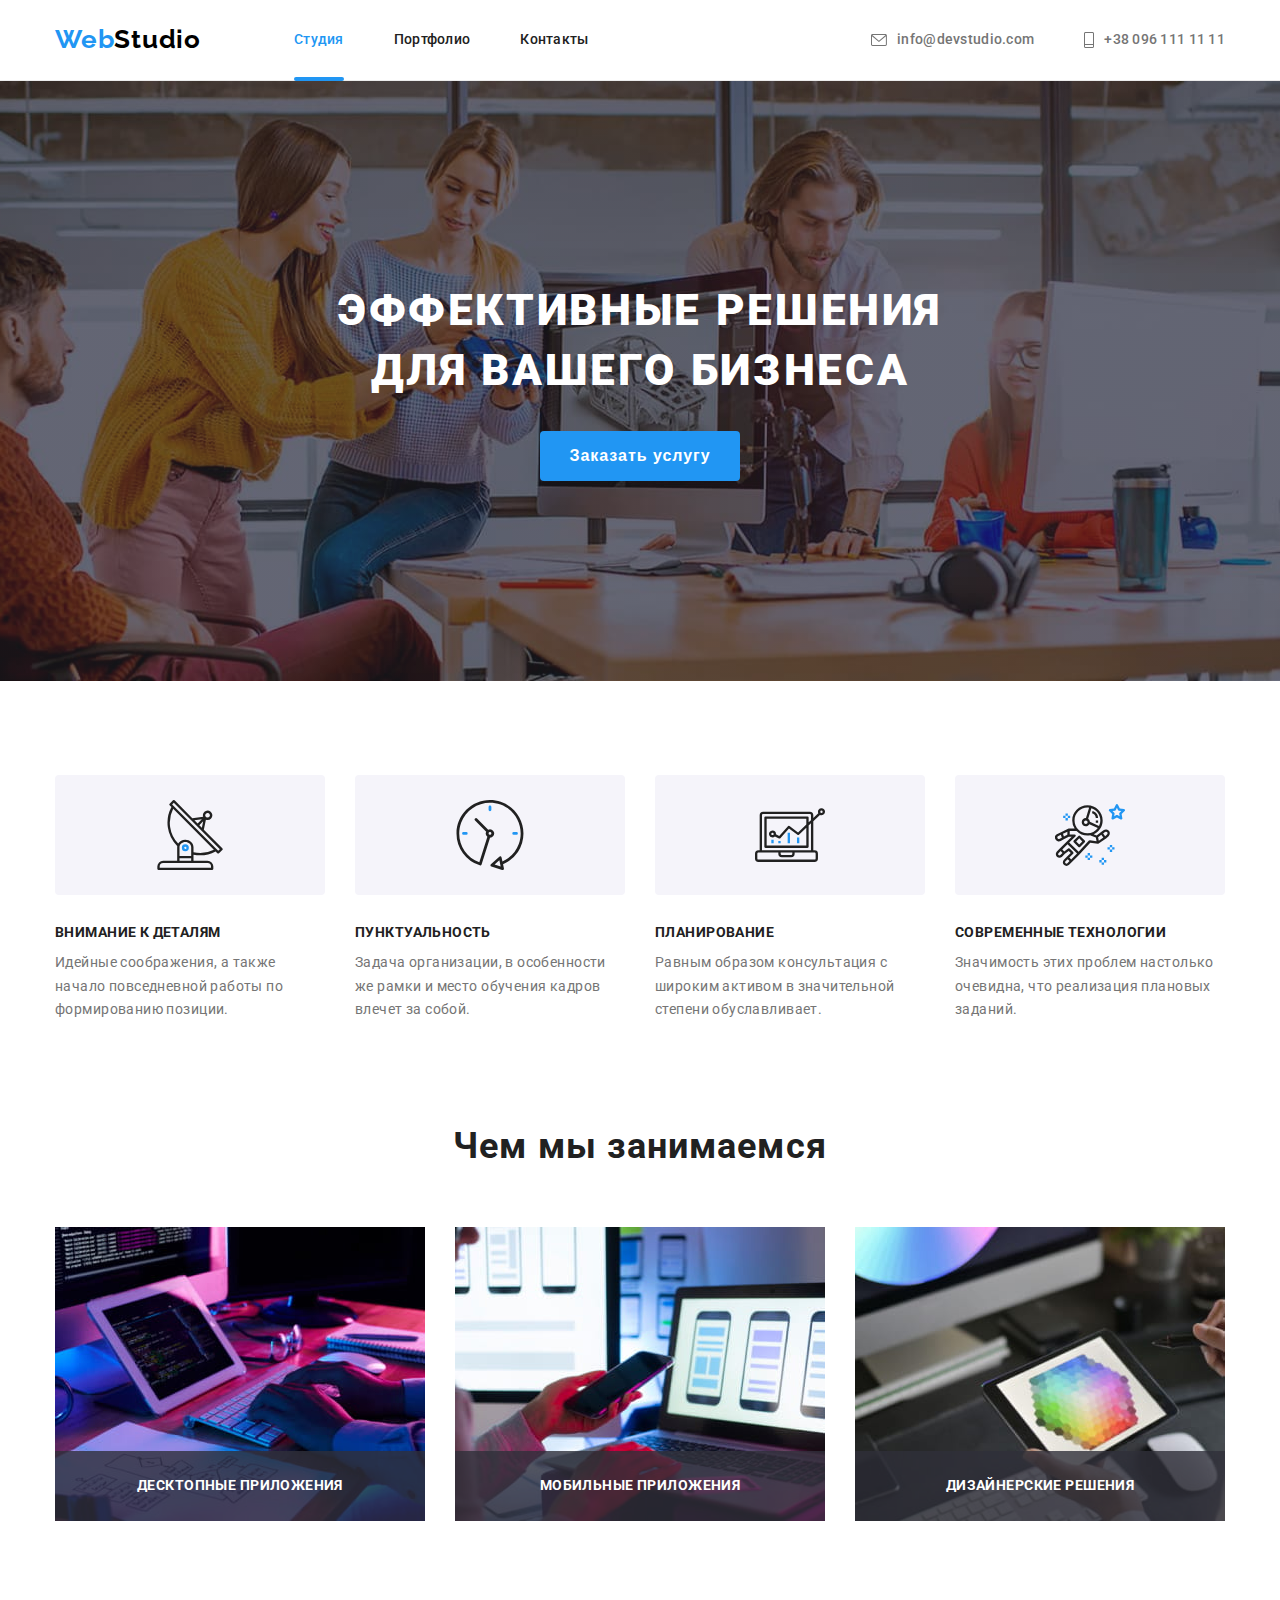
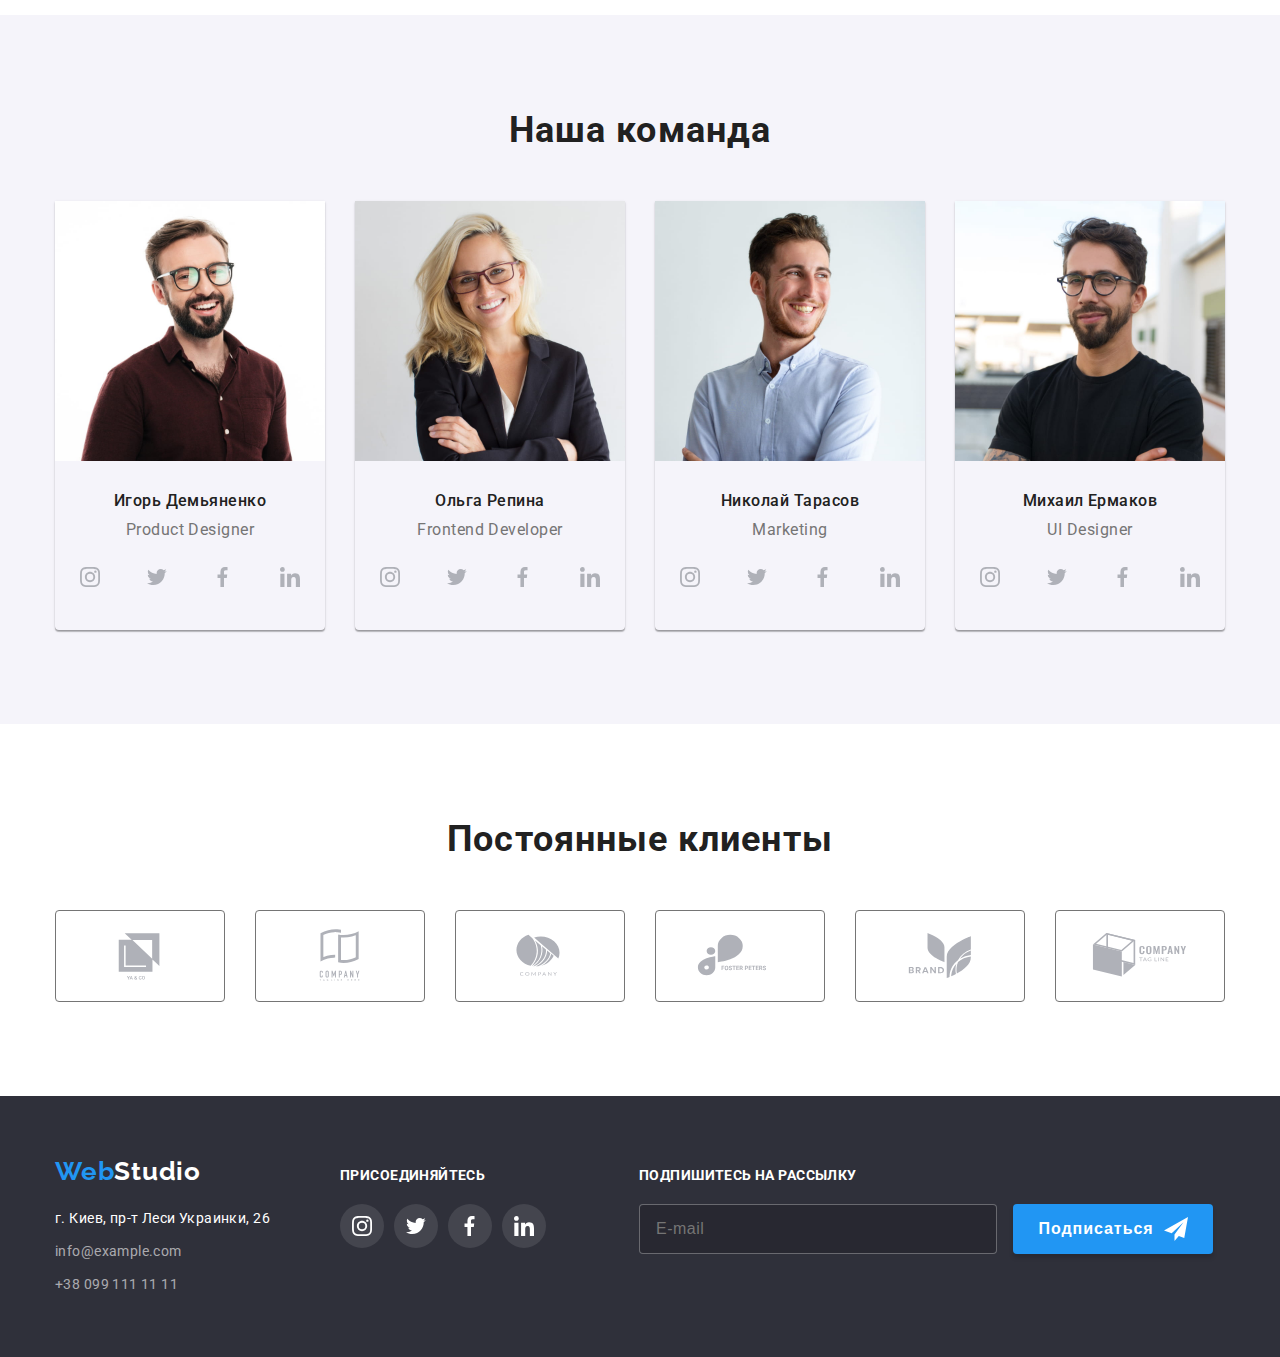
<file: index.html>
<!DOCTYPE html>
                        <html lang="ru">
                        <head>
                            <meta charset="UTF-8">
                            <meta http-equiv="X-UA-Compatible" content="IE=edge">
                            <meta name="viewport" content="width=device-width, initial-scale=1.0">
                        <link rel="preconnect" href="https://fonts.googleapis.com">
            <link rel="preconnect" href="https://fonts.gstatic.com" crossorigin>
            <link href="https://fonts.googleapis.com/css2?family=Raleway:wght@700&family=Roboto:wght@400;500;700;900&display=swap" rel="stylesheet">
                        <link rel="stylesheet" href="https://cdnjs.cloudflare.com/ajax/libs/modern-normalize/1.1.0/modern-normalize.min.css"
                            integrity="sha512-wpPYUAdjBVSE4KJnH1VR1HeZfpl1ub8YT/NKx4PuQ5NmX2tKuGu6U/JRp5y+Y8XG2tV+wKQpNHVUX03MfMFn9Q=="
                            crossorigin="anonymous" referrerpolicy="no-referrer" />
                        <link rel="stylesheet" href="./css/style.css">
                        </head>

                        <body>
                            
                            <!--ШЛЯПА-->
                    <header class="header">
                        <!--Навигация-->
                                <div class="container">
                                    <nav class="header-navigation">
                                        <a class="logo link" href=""><span class="accent">Web</span>Studio
                                    
                                        </a>
                                        <ul class="header-list list">
                                            <li class="header-item"><a class="header-link link active-page" href="">Студия</a></li>
                                            <li class="header-item"><a class="header-link link " href="./portfolio.html">Портфолио</a></li>
                                            <li class="header-item"><a class="header-link link" href="">Контакты</a></li>
                                        </ul>
                                    </nav>
                                    <!-- КОНТАКТЫ-->
                                    
                                    <ul class="header-contacts list">
                                        <li class="header-contacts-item">
                                            <a class="header-contacts-link link animations" href="mailto:info@devstudio.com">
                                                <svg class="header-icon" width="16" height="12">
                                                    <use href="./images/sprite.svg#icon-envelope"></use>
                                                </svg>info@devstudio.com</a>
                                        </li>
                                        <li class="header-contacts-item">
                                            <a class="header-contacts-link link" href="tel:+380961111111"><svg class="header-icon" width="10" height="16">
                                                    <use href="./images/sprite.svg#icon-smartphone"></use>
                                                </svg>+38 096 111 11 11</a>
                                        </li>
                                    </ul>
                                </div>
                            
                            </header>

                            <!--GEROY-->
                        
                            <main>
                                <section class="hero section">
                                    <div class="container">
                                        <h1 class="hero-title">Эффективные решения для вашего бизнеса</h1>
                                        <button class="hero-button" type="button" data-modal-open>Заказать услугу</button>
                                    </div>
                                </section>
                                <!--Предложение-->
                                <section class="features section">
                                    <div class="container">
                        <h2 class="visually-hidden">наши предложения</h2>
                        <ul class="features-list list">
                            <li class="features-item">
                                <div class="features-thumb">
                                <svg class="features-icon" width="70" height="70">
                                    <use href="./images/sprite.svg#icon-antenna"></use></svg>
                                </div>
                                <h3 class="features-title">Внимание к деталям</h3>
                                <p class="features-item-text">Идейные соображения, а также начало повседневной работы по формированию позиции.</p>
                            </li>
                            <li class="features-item">
                                <div class="features-thumb">
                                <svg class="features-icon" width="70" height="70">
                                    <use href="./images/sprite.svg#icon-clock"></use>
                                </svg>
                                </div>
                                <h3 class="features-title">Пунктуальность</h3>
                                <p class="features-item-text">Задача организации, в особенности же рамки и место обучения кадров влечет за собой.</p>
                            </li>
                            <li class="features-item">
                                <div class="features-thumb">
                                <svg class="features-icon" width="70" height="70">
                                    <use href="./images/sprite.svg#icon-diagram"></use>
                                </svg>
                                </div>
                                <h3 class="features-title">Планирование</h3>
                                <p class="features-item-text">Равным образом консультация с широким активом в значительной степени обуславливает.</p>
                            </li>
                            <li class="features-item">
                                <div class="features-thumb">
                                <svg class="features-icon" width="70" height="70">
                                    <use href="./images/sprite.svg#icon-astronaut"></use>
                                </svg>
                                </div>
                                <h3 class="features-title">Современные технологии</h3>
                                <p class="features-item-text">Значимость этих проблем настолько очевидна, что реализация плановых заданий. </p>
                            </li>
                        </ul>
                                    </div>
                                </section>

                                <!--WORK-->

                                    <section class="works section">
                                        <div class="container">
                                        <h2 class="works-title">Чем мы занимаемся</h2>
                                        <ul class="works-list list">
                                            <li class="works-item">
                                                <img class="works-image" src="./images/box1.jpg" width="370" height="294" alt="делаем вёрстку">
                                                <div class="works-label">
                                                    <h3 class="works-label-title">Десктопные приложения</h3>
                                                </div>
                                            </li>
                                            <li class="works-item">
                                                <img class="works-image" src="./images/box2.jpg" width="370" height="294" alt="оптимизируем для мобильных устройств">
                                                <div class="works-label">
                                                    <h3 class="works-label-title">Мобильные приложения</h3>
                                                </div>
                                        
                                            </li>
                                            <li class="works-item">
                                                <img class="works-image" src="./images/box3.jpg" width="370" height="294" alt="разрабатываем дизайн сайта">
                                                <div class="works-label">
                                                    <h3 class="works-label-title">Дизайнерские решения</h3>
                                                </div>
                                            </li>
                                        
                                        </ul>
                                        </div>
                                    </section>
                                <!--Наша команда-->
                                <section class="team section">
                                    <div class="container">
                                        <h2 class="team-title">Наша команда</h2>
                                        <ul class="team-list list">
                                            <li class="team-item">
                                                <img class="team-image" src="./images/team-card1.jpg.jpg" alt="Игорь Демьяненко" width="270"
                                                    height="260" />
                                                <div class="team-item-content">
                                                    <h3 class="team-item-title">Игорь Демьяненко</h3>
                                                    <p class="team-item-text">Product Designer</p>
                                                    <ul class="team-socials-list list">
                                                        <li class="team-socials-item">
                                                            <a class="team-socials-link link" href="https://www.instagram.com/" target="_blank"
                                                                rel="noopener noreferrer nofollow">
                                                                <svg class="team-icon" width="20" height="20">
                                                                    <use href="./images/sprite.svg#icon-instagram"></use>
                                                                </svg>
                                                            </a>
                                                        </li>
                                                    
                                                        <li class="team-socials-item">
                                                            <a class="team-socials-link link" href="https://www.twitter.com/" target="_blank"
                                                                rel="noopener noreferrer nofollow">
                                                                <svg class="team-icon" width="20" height="20">
                                                                    <use href="./images/sprite.svg#icon-twitter"></use>
                                                                </svg></a>
                                                        </li>
                                                    
                                                        <li class="team-socials-item">
                                                            <a class="team-socials-link link" href="https://www.facebook.com/" target="_blank"
                                                                rel="noopener noreferrer nofollow">
                                                                <svg class="team-icon" width="20" height="20">
                                                                    <use href="./images/sprite.svg#icon-facebook"></use>
                                                                </svg> </a>
                                                        </li>
                                                    
                                                        <li class="team-socials-item">
                                                            <a class="team-socials-link link" href="https://www.linkedin.com/" target="_blank"
                                                                rel="noopener noreferrer nofollow">
                                                                <svg class="team-icon" width="20" height="20">
                                                                    <use href="./images/sprite.svg#icon-linkedin"></use>
                                                                </svg> </a>
                                                        </li>
                                                    </ul>
                                                </div>
                                            </li>
                                
                                            <li class="team-item">
                                                <img class="team-image" src="./images/tam-card2.jpg.jpg" alt="Ольга Репина" width="270"
                                                    height="260" />
                                                <div class="team-item-content">
                                                    <h3 class="team-item-title">Ольга Репина</h3>
                                                    <p class="team-item-text">Frontend Developer</p>
                                                    <ul class="team-socials-list list">
                                                        <li class="team-socials-item">
                                                            <a class="team-socials-link link" href="https://www.instagram.com/" target="_blank"
                                                                rel="noopener noreferrer nofollow">
                                                                <svg class="team-icon" width="20" height="20">
                                                                    <use href="./images/sprite.svg#icon-instagram"></use>
                                                                </svg>
                                                            </a>
                                                        </li>
                                                    
                                                        <li class="team-socials-item">
                                                            <a class="team-socials-link link" href="https://www.twitter.com/" target="_blank"
                                                                rel="noopener noreferrer nofollow">
                                                                <svg class="team-icon" width="20" height="20">
                                                                    <use href="./images/sprite.svg#icon-twitter"></use>
                                                                </svg>
                                                            </a>
                                                        </li>
                                                    
                                                        <li class="team-socials-item">
                                                            <a class="team-socials-link link" href="https://www.facebook.com/" target="_blank"
                                                                rel="noopener noreferrer nofollow">
                                                                <svg class="team-icon" width="20" height="20">
                                                                    <use href="./images/sprite.svg#icon-facebook"></use>
                                                                </svg>
                                                            </a>
                                                        </li>
                                                    
                                                        <li class="team-socials-item">
                                                            <a class="team-socials-link link" href="https://www.linkedin.com/" target="_blank"
                                                                rel="noopener noreferrer nofollow">
                                                                <svg class="team-icon" width="20" height="20">
                                                                    <use href="./images/sprite.svg#icon-linkedin"></use>
                                                                </svg>
                                                            </a>
                                                        </li>
                                                    </ul>
                                                </div>
                                            </li>
                                
                                            <li class="team-item">
                                                <img class="team-image" src="./images/team-card3.jpg.jpg" alt="Николай Тарасов" width="270"
                                                    height="260" />
                                                <div class="team-item-content">
                                                    <h3 class="team-item-title">Николай Тарасов</h3>
                                                    <p class="team-item-text">Marketing</p>
                                                    <ul class="team-socials-list list">
                                                        <li class="team-socials-item">
                                                            <a class="team-socials-link link" href="https://www.instagram.com/" target="_blank"
                                                                rel="noopener noreferrer nofollow">
                                                                <svg class="team-icon" width="20" height="20">
                                                                    <use href="./images/sprite.svg#icon-instagram"></use>
                                                                </svg>
                                                            </a>
                                                        </li>
                                                    
                                                        <li class="team-socials-item">
                                                            <a class="team-socials-link link" href="https://www.twitter.com/" target="_blank"
                                                                rel="noopener noreferrer nofollow">
                                                                <svg class="team-icon" width="20" height="20">
                                                                    <use href="./images/sprite.svg#icon-twitter"></use>
                                                                </svg>
                                                            </a>
                                                        </li>
                                                    
                                                        <li class="team-socials-item">
                                                            <a class="team-socials-link link" href="https://www.facebook.com/" target="_blank"
                                                                rel="noopener noreferrer nofollow">
                                                                <svg class="team-icon" width="20" height="20">
                                                                    <use href="./images/sprite.svg#icon-facebook"></use>
                                                                </svg>
                                                            </a>
                                                        </li>
                                                    
                                                        <li class="team-socials-item">
                                                            <a class="team-socials-link link" href="https://www.linkedin.com/" target="_blank"
                                                                rel="noopener noreferrer nofollow">
                                                                <svg class="team-icon" width="20" height="20">
                                                                    <use href="./images/sprite.svg#icon-linkedin"></use>
                                                                </svg>
                                                            </a>
                                                        </li>
                                                    </ul>
                                                </div>
                                            </li>
                                
                                            <li class="team-item">
                                                <img class="team-image" src="./images/teamcard4.jpg.jpg" alt="Михаил Ермаков" width="270"
                                                    height="260" />
                                                <div class="team-item-content">
                                                    <h3 class="team-item-title">Михаил Ермаков</h3>
                                                    <p class="team-item-text">UI Designer</p>
                                                    <ul class="team-socials-list list">
                                                        <li class="team-socials-item">
                                                            <a class="team-socials-link link" href="https://www.instagram.com/" target="_blank"
                                                                rel="noopener noreferrer nofollow">
                                                                <svg class="team-icon" width="20" height="20">
                                                                    <use href="./images/sprite.svg#icon-instagram"></use>
                                                                </svg>
                                                            </a>
                                                        </li>
                                                    
                                                        <li class="team-socials-item">
                                                            <a class="team-socials-link link" href="https://www.twitter.com/" target="_blank"
                                                                rel="noopener noreferrer nofollow">
                                                                <svg class="team-icon" width="20" height="20">
                                                                    <use href="./images/sprite.svg#icon-twitter"></use>
                                                                </svg>
                                                            </a>
                                                        </li>
                                                    
                                                        <li class="team-socials-item">
                                                            <a class="team-socials-link link" href="https://www.facebook.com/" target="_blank"
                                                                rel="noopener noreferrer nofollow">
                                                                <svg class="team-icon" width="20" height="20">
                                                                    <use href="./images/sprite.svg#icon-facebook"></use>
                                                                </svg>
                                                            </a>
                                                        </li>
                                                    
                                                        <li class="team-socials-item">
                                                            <a class="team-socials-link link" href="https://www.linkedin.com/" target="_blank"
                                                                rel="noopener noreferrer nofollow">
                                                                <svg class="team-icon" width="20" height="20">
                                                                    <use href="./images/sprite.svg#icon-linkedin"></use>
                                                                </svg>
                                                            </a>
                                                        </li>
                                                    </ul>
                                                </div>
                                            </li>
                                        </ul>
                                    </div>
                                </section>
                                <!--КЛИЕНТЫ-->
                            <section class="clients section">
                                <div class="container">
                                    <h2 class="clients-title">Постоянные клиенты</h2>
                                    <ul class="clients-list list">
                                        <li class="clients-item">
                                        <a class="clients-link link" href="">
                                            <svg class="clients-icon" width="106" height="60">
                                                <use href="./images/sprite.svg#icon-icon-client-1"></use>
                                            </svg>
                                            </a>
                                        </li>
                                        <li class="clients-item">
                                            <a class="clients-link link" href="">
                                                <svg class="clients-icon" width="106" height="60">
                                                    <use href="./images/sprite.svg#icon-client-2"></use>
                                                </svg>
                                            </a>
                                        </li>
                                        <li class="clients-item">
                                            <a class="clients-link link" href="">
                                                <svg class="clients-icon" width="106" height="60">
                                                    <use href="./images/sprite.svg#icon-client-3"></use>
                                                </svg>
                                            </a>
                                        </li>
                                        <li class="clients-item">
                                            <a class="clients-link link" href="">
                                                <svg class="clients-icon" width="106" height="60">
                                                    <use href="./images/sprite.svg#icon-client-4"></use>
                                                </svg>
                                            </a>
                                        </li>
                                        <li class="clients-item">
                                            <a class="clients-link link" href="">
                                                <svg class="clients-icon" width="106" height="60">
                                                    <use href="./images/sprite.svg#icon-client-5"></use>
                                                </svg>
                                            </a>
                                        </li>
                                        
                                        <li class="clients-item">
                                            <a class="clients-link link" href="">
                                                <svg class="clients-icon" width="106" height="60">
                                                    <use href="./images/sprite.svg#icon-client-6"></use>
                                                </svg>
                                            </a>
                                        </li>

                                    </ul>

                                </div>
                                
                            </section>
                                </main>

                            <!--F O O T E R-->
                            <footer class="footer">
                                <div class="container">
                                    <div class="footer-left">
                                        <a class="footer-logo link" href="" lang="en"><span class="accent">Web</span>Studio</a>
                                        <address class="address">
                                            <ul class="footer-list list">
                                                <li class="footer-item">
                                                    <a class="footer-address link" href="https://goo.gl/maps/hov3UNKiMbJjnXm66" target="_blank"
                                                        rel="noopener noreferrer nofollow">г. Киев, пр-т Леси Украинки, 26</a>
                                                </li>
                                                <li class="footer-item">
                                                    <a class="footer-contacts-link link" href="mailto:info@example.com">info@example.com</a>
                                                </li>
                                                <li class="footer-item">
                                                    <a class="footer-contacts-link link" href="tel:+380991111111">+38 099 111 11 11</a>
                                                </li>
                                            </ul>
                                        </address>
                                    </div>

                                    <!--футер правый-->

                                    <div class="footer-right">
                                        <h2 class="footer-title">Присоединяйтесь</h2>
                                        <ul class="right-list list">
                                            <li class="right-item">
                                                <a class="right-link link" href="https://www.instagram.com/" target="_blank"
                                                    rel="noopener noreferrer nofollow">
                                                    <svg class="right-icon" width="20" height="20">
                                                        <use href="./images/sprite.svg#icon-instagram"></use>
                                                    </svg>
                                                </a>
                                            </li>
                                            <li class="right-item">
                                                <a class="right-link link" href="https://twitter.com/" target="_blank"
                                                    rel="noopener noreferrer nofollow">
                                                    <svg class="right-icon" width="20" height="20">
                                                        <use href="./images/sprite.svg#icon-twitter"></use>
                                                    </svg>
                                                </a>
                                            </li>
                                            <li class="right-item">
                                                <a class="right-link link" href="https://www.facebook.com/" target="_blank"
                                                    rel="noopener noreferrer nofollow"><svg class="right-icon" width="20" height="20">
                                                        <use href="./images/sprite.svg#icon-facebook"></use>
                                                    </svg>
                                                </a>
                                            </li>
                                            <li class="right-item">
                                                <a class="right-link link" href="https://www.linkedin.com/" target="_blank"
                                                    rel="noopener noreferrer nofollow">
                                                    <svg class="right-icon" width="20" height="20">
                                                        <use href="./images/sprite.svg#icon-linkedin"></use></a>
                                                   
                                             </li>
                                                    </ul>
                                                    </div>

                                                    <!--подписка на телеграмм-->

                                                    <div class="subscribe">
                                                        <p class="footer-title">Подпишитесь на рассылку</p>
                                                        <form class="subscribe-form">
                                                            <input class="subscribe-input" type="email" name="mail" placeholder="E-mail" />
                                                            <button class="submit btn">
                                                                Подписаться<svg class="submit-icon" width="24" height="24">
                                                                    <use href="./images/sprite.svg#icon-send"></use>
                                                                </svg>
                                                            </button>
                                                        </form>
                                                    </div>
                                                    </div>
    

                                                    </footer>
                                                    
                                                    <!-- Бэкдроп и модальное окно -->
                                                    
                                                    
                                                    <div class="backdrop is-hidden" data-modal>
                                                        <div class="modal">
                                                            <button class="modal-close" type="button" data-modal-close>
                                                                <svg class="modal-close-icon" width="11" height="11">
                                                                    <use href="./images/sprite.svg#icon-close"></use>
                                                                </svg>
                                                            </button>
                                                            <!--Модальное ОКНО-->

                                                            <b class="form-title">Оставьте свои данные, мы вам перезвоним</b>
                                                            <form class="form">
                                                                <label class="form-field">
                                                                    <span class="form-label">Имя</span>
                                                                    <input class="form-input" type="text" name="name" />
                                                                    <svg class="form-icon" width="12" height="12">
                                                                        <use href="./images/sprite.svg#icon-person"></use>
                                                                    </svg>
                                                                </label>

                                                                <label class="form-field">
                                                                    <span class="form-label">Телефон</span>
                                                                    <input class="form-input" type="tel" name="tel" />
                                                                    <svg class="form-icon" width="13" height="13">
                                                                        <use href="./images/sprite.svg#icon-phone"></use>
                                                                    </svg>
                                                                </label>

                                                                <label class="form-field">
                                                                    <span class="form-label">Почта</span>
                                                                    <input class="form-input" type="email" name="email" />
                                                                    <svg class="form-icon" width="15" height="12">
                                                                        <use href="./images/sprite.svg#icon-email"></use>
                                                                    </svg>
                                                                </label>

                                                                <label class="form-field comment">
                                                                    <span class="form-label">Комментарий</span>
                                                                    <textarea class="comment-text" name="comment" placeholder="Введите текст"></textarea>
                                                                </label>

                                                                <label class="form-field checkbox">
                                                                    <input class="checkbox visually-hidden" type="checkbox" name="policy" />
                                                                    <svg class="checkbox-icon" width="16" height="15">
                                                                        <use href="./images/sprite.svg#icon-check"></use>
                                                                    </svg>
                                                                    <span class="checkbox-label">Соглашаюсь с рассылкой и принимаю &nbsp;
                                                                        <a class="policy-link" href="">Условия договора</a></span>
                                                                </label>
                                                                
                                                                <button class="form-button btn" type="submit">Отправить</button>
                                                                </form>

                                                        </div>

                                                    </div>
                                                    
                                                    <script src="./js/modal.js"></script>
                                                    </body>
                                                    
                                                    </html>
</file>
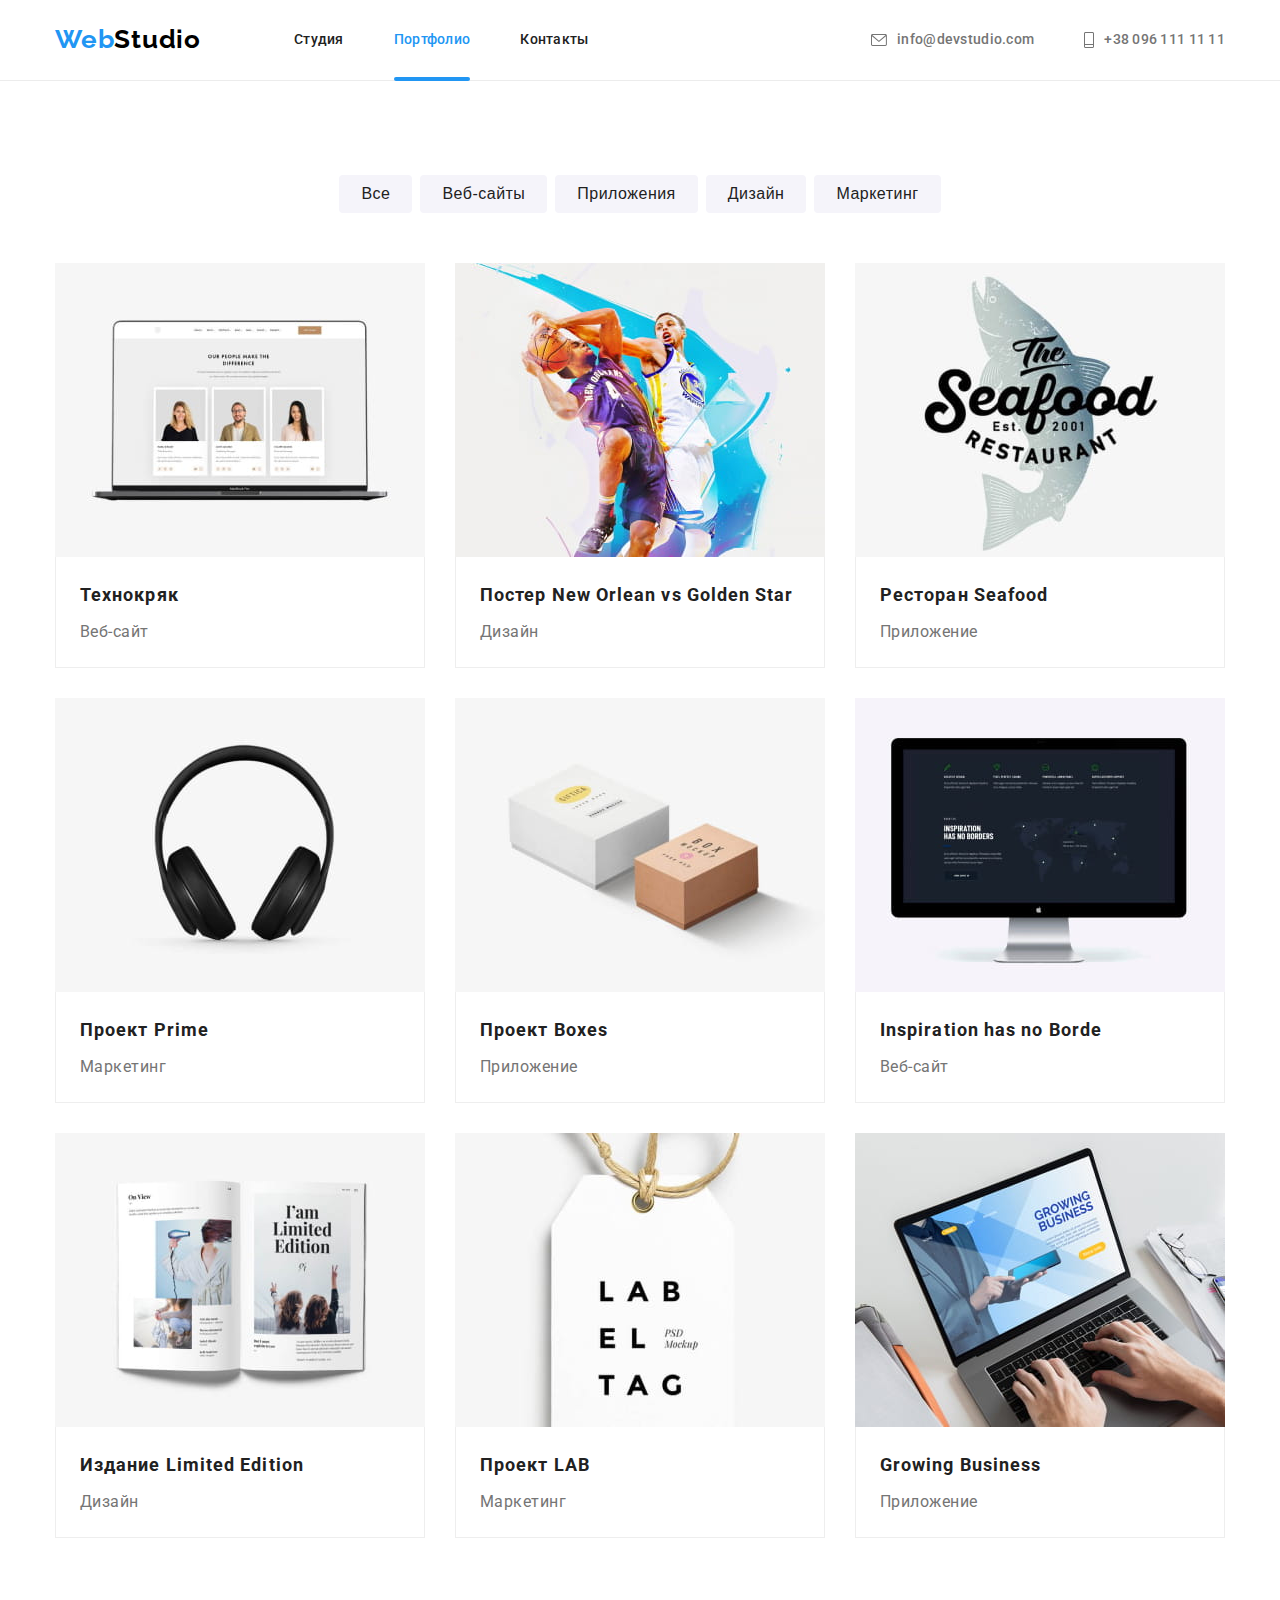
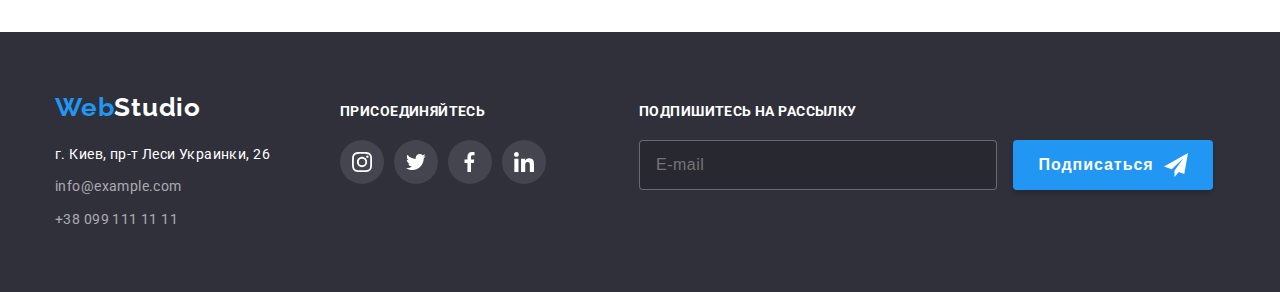
<file: portfolio.html>
<!DOCTYPE html>
                    <html lang="ru">
                    
                    <head>
                        <meta charset="UTF-8">
                        <meta http-equiv="X-UA-Compatible" content="IE=edge">
                        <meta name="viewport" content="width=device-width, initial-scale=1.0">
                        <link rel="preconnect" href="https://fonts.googleapis.com">
                        <link rel="preconnect" href="https://fonts.gstatic.com" crossorigin>
                        <link href="https://fonts.googleapis.com/css2?family=Raleway:wght@700&family=Roboto:wght@400;500;700;900&display=swap"
                            rel="stylesheet">
                        <title>Portfolio</title>
                        <link rel="stylesheet" href="https://cdnjs.cloudflare.com/ajax/libs/modern-normalize/1.1.0/modern-normalize.min.css"
                            integrity="sha512-wpPYUAdjBVSE4KJnH1VR1HeZfpl1ub8YT/NKx4PuQ5NmX2tKuGu6U/JRp5y+Y8XG2tV+wKQpNHVUX03MfMFn9Q=="
                            crossorigin="anonymous" referrerpolicy="no-referrer" />
                        <link rel="stylesheet" href="./css/style.css">
                    </head>

                    <body>

                        <!--ШЛЯПА-->

            
    <header class="header">
        <!-- Навигация -->
        <div class="container">
            <nav class="header-navigation">
                <a class="logo link" href="" lang="en"><span class="accent">Web</span>Studio</a>
                <ul class="header-list list">
                    <li class="header-item">
                        <a class="header-link link" href="./index.html">Студия</a>
                    </li>

                    <li class="header-item">
                        <a class="header-link link active-page" href="./portfolio.html">Портфолио</a>
                    </li>

                    <li class="header-item">
                        <a class="header-link link" href="">Контакты</a>
                    </li>
                </ul>
            </nav>

            <!-- Контакты -->
            <ul class="header-contacts list">
                <li class="header-contacts-item">
                    <a class="header-contacts-link link" href="mailto:info@devstudio.com"><svg class="header-icon"
                            width="16" height="12">
                            <use href="./images/sprite.svg#icon-envelope"></use>
                        </svg>info@devstudio.com</a>
                </li>
                <li class="header-contacts-item">
                    <a class="header-contacts-link link" href="tel:+380961111111"><svg class="header-icon" width="10"
                            height="16">
                            <use href="./images/sprite.svg#icon-smartphone"></use>
                        </svg>+38 096 111 11 11</a>
                </li>
            </ul>
        </div>
    </header>


                            <!--portfolio-->

                            <main>
                                <section class="portfolio section">
                                    <div class="container">
                                        <h1 class="visually-hidden">Портфолио</h1>

                                        <!-- Навигация для секции Портфолио -->

                                        <ul class="portfolio-list list">
                                            <li class="portfolio-item">
                                                <button class="portfolio-button" type="button">Все</button>
                                            </li>
                                            <li class="portfolio-item">
                                                <button class="portfolio-button" type="button">Веб-сайты</button>
                                            </li>
                                            <li class="portfolio-item">
                                                <button class="portfolio-button" type="button">Приложения</button>
                                            </li>
                                            <li class="portfolio-item">
                                                <button class="portfolio-button" type="button">Дизайн</button>
                                            </li>
                                            <li class="portfolio-item">
                                                <button class="portfolio-button" type="button">Маркетинг</button>
                                            </li>
                                        
                                        </ul>

                                        <!--Portfolio rabot-->

                                        <ul class="card-set list">
                                            <li class="card-set-item">
                                                <a class="card-set-link link" href="">
                                                    <div class="card-set-thumb">
                                                    <img class="card-set-image" src="./images/1.jpg" alt="Технокряк" width="370"  height="294" />
                                                <div class="overlay">
                                                    <p class="card-set-description">
                                                        Технокряк это современная площадка распространения коронавируса. Компании используют эту платформу для цифрового
                                                        шпионажа и
                                                        атак на защищённые сервера конкурентов.
                                                    </p>
                                                </div>
                                                </div>
                                                
                                                    <div class="card-set-content">
                                                        <h2 class="card-set-title">Технокряк</h2>
                                                        <p class="card-set-text">Веб-сайт</p>
                                                    </div>
                                                    
                                                </a>
                                            </li>
                                        
                                            <li class="card-set-item">
                                                <a class="card-set-link link" href="">
                                                      <div class="card-set-thumb">
                                                  <img class="card-set-image" src="./images/2.jpg" alt="Постер New Orlean vs Golden Star" width="370" height="294" />
                                                      <div class="overlay">
                                                        <p class="card-set-description">
                                                            Технокряк это современная площадка распространения коронавируса. Компании используют эту платформу для цифрового
                                                            шпионажа и
                                                            атак на защищённые сервера конкурентов.
                                                        </p>

                                                      </div>
                                                      </div>
                                                   
                                                    <div class="card-set-content">
                                                        <h2 class="card-set-title">Постер New Orlean vs Golden Star</h2>
                                                        <p class="card-set-text">Дизайн</p>
                                                        
                                                    </div>
                                                </a>
                                            </li>
                                        
                                            <li class="card-set-item">
                                                <a class="card-set-link link" href="">
                                                   <div class="card-set-thumb">
                                                        <img class="card-set-image" src="./images/3.jpg" alt="Ресторан Seafood" width="370" height="294" />
                                                        <div class="overlay">
                                                            <p class="card-set-description">
                                                                Технокряк это современная площадка распространения коронавируса. Компании используют эту платформу для цифрового
                                                                шпионажа и
                                                                атак на защищённые сервера конкурентов.
                                                            </p>

                                                        </div>

                                                   </div>
                                                    <div class="card-set-content">
                                                        <h2 class="card-set-title">Ресторан <span lang="en">Seafood</span></h2>
                                                        <p class="card-set-text">Приложение</p>
                                                        
                                                    </div>
                                                </a>
                                            </li>
                                        
                                            <li class="card-set-item">
                                                <a class="card-set-link link" href="">
                                                    <div class="card-set-thumb">
                                                        <img class="card-set-image" src="./images/4.jpg" alt="Проект Prime" width="370" height="294" />
                                                        <div class="overlay">
                                                            <p class="card-set-description">
                                                                Технокряк это современная площадка распространения коронавируса. Компании используют эту платформу для цифрового
                                                                шпионажа и
                                                                атак на защищённые сервера конкурентов.
                                                            </p>


                                                        </div>
                                                    </div>
                                    
                                                    <div class="card-set-content">
                                                        <h2 class="card-set-title">Проект <span lang="en">Prime</span></h2>
                                                        <p class="card-set-text">Маркетинг</p>
                                                        
                                                    </div>
                                                </a>
                                            </li>
                                        
                                            <li class="card-set-item">
                                                <a class="card-set-link link" href="">
                                                    <div class="card-set-thumb">
                                                        <img class="card-set-image" src="./images/5.jpg" alt="Проект Boxes" width="370" height="294" />
                                                        <div class="overlay">
                                                            <p class="card-set-description">
                                                                Технокряк это современная площадка распространения коронавируса. Компании используют эту платформу для цифрового
                                                                шпионажа и
                                                                атак на защищённые сервера конкурентов.
                                                            </p>


                                                        </div>

                                                    </div>
                                                    <div class="card-set-content">
                                                        <h2 class="card-set-title">Проект <span lang="en">Boxes</span></h2>
                                                        <p class="card-set-text">Приложение</p>
                                                        
                                                    </div>
                                                </a>
                                            </li>
                                        
                                            <li class="card-set-item">
                                                <a class="card-set-link link" href="">
                                                    <div class="card-set-thumb">
                                                        <img class="card-set-image" src="./images/6.jpg" alt="Inspiration has no Borde" width="370" height="294" />
                                                        <div class="overlay">
                                                            <p class="card-set-description">
                                                                Технокряк это современная площадка распространения коронавируса. Компании используют эту платформу для цифрового
                                                                шпионажа и
                                                                атак на защищённые сервера конкурентов.
                                                            </p>



                                                        </div>

                                                    </div>
                                                    <div class="card-set-content">
                                                        <h2 class="card-set-title" lang="en">Inspiration has no Borde</h2>
                                                        <p class="card-set-text">Веб-сайт</p>
                                                        
                                                    </div>
                                                </a>
                                            </li>
                                        
                                            <li class="card-set-item">
                                                <a class="card-set-link link" href="">
                                                  <div class="card-set-thumb">
                                                     <img class="card-set-image" src="./images/7.jpg" alt="Издание Limited Edition" width="370" height="294" />
                                                     <div class="overlay">
                                                        <p class="card-set-description">
                                                            Технокряк это современная площадка распространения коронавируса. Компании используют эту платформу для цифрового
                                                            шпионажа и
                                                            атак на защищённые сервера конкурентов.
                                                        </p>
                                                     </div>

                                                  </div>
                                                    <div class="card-set-content">
                                                        <h2 class="card-set-title">Издание <span lang="en">Limited Edition</span></h2>
                                                        <p class="card-set-text">Дизайн</p>
                                                        
                                                    </div>
                                                </a>
                                            </li>
                                        
                                            <li class="card-set-item">
                                                <a class="card-set-link link" href="">
                                                   <div class="card-set-thumb">
                                                        <img class="card-set-image" src="./images/8.jpg" alt="Проект LAB" width="370" height="294" />
                                                        <div class="overlay">
                                                            <p class="card-set-description">
                                                                Технокряк это современная площадка распространения коронавируса. Компании используют эту платформу для цифрового
                                                                шпионажа и
                                                                атак на защищённые сервера конкурентов.
                                                            </p>


                                                        </div>

                                                   </div>
                                                    <div class="card-set-content">
                                                        <h2 class="card-set-title">Проект LAB</h2>
                                                        <p class="card-set-text">Маркетинг</p>
                                                        
                                                    </div>
                                                </a>
                                            </li>
                                        
                                            <li class="card-set-item">
                                                <a class="card-set-link link" href="">
                                                    <div class="card-set-thumb">
                                                    <img class="card-set-image" src="./images/9.jpg" alt="Growing Business" width="370" height="294" />
                                                    <div class="overlay">
                                                        <p class="card-set-description">
                                                            Технокряк это современная площадка распространения коронавируса. Компании используют эту платформу для цифрового
                                                            шпионажа и
                                                            атак на защищённые сервера конкурентов.
                                                        </p>


                                                    </div>

                                                    </div>
                                                    <div class="card-set-content">
                                                        <h2 class="card-set-title" lang="en">Growing Business</h2>
                                                        <p class="card-set-text">Приложение</p>
                                                        
                                                    </div>
                                                </a>
                                            </li>
                                        </ul>
                                        </div>
                                        </section>
                                        </main>

                            <!--FOOTER-->
                    <footer class="footer">
                        <div class="container">
                            <div class="footer-left">
                                <a class="footer-logo link" href="" lang="en"><span class="accent">Web</span>Studio</a>
                                <address class="address">
                                    <ul class="footer-list list">
                                        <li class="footer-item">
                                            <a class="footer-address link" href="https://goo.gl/maps/hov3UNKiMbJjnXm66" target="_blank"
                                                rel="noopener noreferrer nofollow">г. Киев, пр-т Леси Украинки, 26</a>
                                        </li>
                                        <li class="footer-item">
                                            <a class="footer-contacts-link link" href="mailto:info@example.com">info@example.com</a>
                                        </li>
                                        <li class="footer-item">
                                            <a class="footer-contacts-link link" href="tel:+380991111111">+38 099 111 11 11</a>
                                        </li>
                                    </ul>
                                </address>
                            </div>
                            <div class="footer-right">
                                <h2 class="footer-title">Присоединяйтесь</h2>
                                <ul class="right-list list">
                                    <li class="right-item">
                                        <a class="right-link link" href="https://www.instagram.com/" target="_blank"
                                            rel="noopener noreferrer nofollow">
                                            <svg class="right-icon" width="20" height="20">
                                                <use href="./images/sprite.svg#icon-instagram"></use>
                                            </svg>
                                        </a>
                                    </li>
                                    <li class="right-item">
                                        <a class="right-link link" href="https://twitter.com/" target="_blank"
                                            rel="noopener noreferrer nofollow">
                                            <svg class="right-icon" width="20" height="20">
                                                <use href="./images/sprite.svg#icon-twitter"></use>
                                            </svg>
                                        </a>
                                    </li>
                                    <li class="right-item">
                                        <a class="right-link link" href="https://www.facebook.com/" target="_blank"
                                            rel="noopener noreferrer nofollow"><svg class="right-icon" width="20" height="20">
                                                <use href="./images/sprite.svg#icon-facebook"></use>
                                            </svg>
                                        </a>
                                    </li>
                                    <li class="right-item">
                                        <a class="right-link link" href="https://www.linkedin.com/" target="_blank"
                                            rel="noopener noreferrer nofollow">
                                            <svg class="right-icon" width="20" height="20">
                                                <use href="./images/sprite.svg#icon-linkedin"></use>
                                            </svg>
                                        </a>
                                    </li>
                                </ul>
                            </div>
                            
                            
                        <!--подписка на телеграмм-->

                        
                        <div class="subscribe">
                            <p class="footer-title">Подпишитесь на рассылку</p>
                            <form class="subscribe-form">
                                <input class="subscribe-input" type="email" name="mail" placeholder="E-mail" />
                                <button class="submit btn">
                                    Подписаться<svg class="submit-icon" width="24" height="24">
                                        <use href="./images/sprite.svg#icon-send"></use>
                                    </svg>
                                </button>
                            </form>
                        </div>
                        </div>
                    </footer>
                    </body>
                    
                    </html>
</file>
<file: css/style.css>
:root {
  --first-text-color: #757575;
  --second-text-color: #212121;
  --akcent-text-color: #2196f3;
  --white-text-color: #ffffff;
  --address-text-color: rgba(255, 255, 255, 0, 6);
  --section-padding: 94px;
  --card-set-gap: 30px;
}
/* -------Ресет стилей------- */
*,
*::before,
*::after {
  box-sizing: border-box;
  margin: 0 auto;
  padding-left: 0;
  padding-right: 0;
}
body {
  font-family: 'Roboto', sans-serif;
  color: var(--first-text-color);
  background-color: var(--white-text-color);
}

/* -------Паддинги для секций------- */
.section {
  padding-top: var(--section-padding);
  padding-bottom: var(--section-padding);
}

/* -------Контейнер для секций------- */
.container {
  width: 1200px;
  margin: 0 auto;
  padding: 0 15px;
}

img {
  display: block;
  max-width: 100%;
  height: auto;
}
/*----кнопка------*/

.btn {
  justify-content: center;
  align-items: center;
  min-width: 200px;
  min-height: 50px;
  transition: background-color 250ms cubic-bezier(0.4, 0, 0.2, 1);

  font-weight: 700;
  font-size: 16px;
  line-height: 1.87;
  text-align: center;
  letter-spacing: 0.06em;

  color: var(--white-text-color);
  background: var(--akcent-text-color);

  box-shadow: 0px 4px 4px rgba(0, 0, 0, 0.15);
  border-radius: 4px;

  border: none;
  cursor: pointer;
}
/* -------Скрываем заголовок секции------- */
.visually-hidden {
  position: absolute;
  width: 1px;
  height: 1px;
  margin: -1px;
  border: 0;
  padding: 0;
  white-space: nowrap;
  clip-path: inset(100%);
  clip: rect(0 0 0 0);
  overflow: hidden;
}

a {
  text-decoration: none;
}

.list {
  padding: 0;
  margin: 0;
  list-style: none;
}
.link {
  text-decoration: none;
}
/*--------HEADER--------*/
.header {
  color: var(--first-text-color);
  border-bottom: 1px solid #ececec;
}
.header > .container {
  display: flex;
  align-items: center;
}
.header-navigation {
  display: flex;
  align-items: center;
  margin-left: 0;
  margin-right: 0;
}

/*-----------------logo---------------- */
.logo {
  margin-right: 93px;
  padding-top: 24px;
  padding-bottom: 25px;

  font-family: 'Raleway', sans-serif;
  font-weight: 700;
  font-size: 26px;
  line-height: 1.19;
  letter-spacing: 0.03em;
  color: #000000;
}

.logo .accent {
  color: var(--akcent-text-color);
}

.header-list {
  display: flex;
}

.header-item:not(:last-child) {
  margin-right: 50px;
}

.active-page::after {
  content: '';
  position: absolute;
  bottom: -1px;
  left: 0;
  width: 100%;
  height: 4px;

  background-color: var(--akcent-text-color);
  border-radius: 2px;
}

.header-link {
  transition: color 250ms cubic-bezier(0.4, 0, 0.2, 1);

  position: relative;
  display: inline-flex;
  align-items: center;
  padding-top: 32px;
  padding-bottom: 32px;

  font-weight: 500;
  font-size: 14px;
  line-height: 1.14;
  letter-spacing: 0.02em;
  color: #212121;
}

.active-page {
  color: var(--akcent-text-color);
}

.header-link:hover,
.header-link:focus {
  color: var(--akcent-text-color);
}

.header-nav :hover,
.header-nav :focus {
  color: var(--akcent-text-color);
}

/*----------contacts --------*/
.header-contacts {
  display: flex;
  align-items: center;
}

.header-contacts {
  margin-right: 0;
  margin-left: auto;
}
.header-contacts-item:not(:last-child) {
  margin-right: 50px;
}
.header-contacts-link {
  display: inline-flex;
  align-items: center;
  padding-top: 32px;
  padding-bottom: 32px;

  font-weight: 500;
  font-size: 14px;
  line-height: 1.14;
  letter-spacing: 0.02em;

  color: var(--first-text-color);
}
.header-icon {
  margin-right: 10px;

  fill: currentColor;
}

.header-contacts-link:hover,
.header-contacts-link:focus {
  color: var(--akcent-text-color);
}

.header-contacts-link:hover .header-icon,
.header-contacts-link:focus .heder-icon {
  fill: currentColor;
}

/*---------GEROY----------------------*/
.hero {
  text-align: center;
  background: var(--second-text-color);
  padding-top: 200px;
  padding-bottom: 200px;

  max-width: 1600px;
  margin-left: auto;
  margin-right: auto;
  background-image: linear-gradient(rgba(47, 48, 58, 0.4), rgba(47, 48, 58, 0.4)),
    url(../images/background-header.jpg);
  background-position: center;
}

.hero-title {
  margin-bottom: 30px;
  width: 696px;

  font-weight: 900;
  font-size: 44px;
  line-height: 1.36;
  letter-spacing: 0.06em;
  text-transform: uppercase;
  color: #ffffff;
}

.hero-button {
  margin: 0 auto;
  min-width: 200px;
  height: 50px;

  font-weight: 700;
  font-size: 16px;
  line-height: 1.87;
  letter-spacing: 0.06em;
  color: #ffffff;
  background: #2196f3;

  border: none;
  border-radius: 4px;
  cursor: pointer;
}

.hero-button:hover,
.hero-button:focus {
  background-color: #188ce8;
}

/*--------------Предложения------*/
.features {
  padding-bottom: 0;
}
.features-list {
  display: flex;
  align-items: center;
}
.features-item {
  margin-left: 0;
  margin-right: 0;
}
.features-item:not(:last-child) {
  margin-right: 30px;
}
.features-thumb {
  background-color: #f5f4fa;

  display: flex;
  justify-content: center;
  align-items: center;
  width: 270px;
  height: 120px;
  border-radius: 4px;
  margin-bottom: 30px;
}
.features-title {
  margin-bottom: 10px;
  font-weight: 700;
  font-size: 14px;
  line-height: 1.14;
  letter-spacing: 0.03em;
  text-transform: uppercase;
  color: var(--second-text-color);
}
.features-item-text {
  color: var(--first-text-color);
  width: 270px;
  font-size: 14px;
  line-height: 1.71;
  letter-spacing: 0.03em;
}

/*-------WORK----------------------*/
.works-title {
  margin-bottom: 50px;

  font-weight: 700;
  font-size: 36px;
  line-height: 1.67;
  text-align: center;
  letter-spacing: 0.03em;
  color: var(--second-text-color);
}
.works-list {
  display: flex;
}
.works-item {
  position: relative;
  width: 370px;
  margin-left: 0;
  margin-right: 0;
}
.works-item:not(:last-child) {
  margin-right: 30px;
}

.works-label {
  position: absolute;
  display: flex;
  justify-content: center;
  align-items: center;

  width: 100%;
  height: 70px;
  bottom: 0;

  background-color: rgba(47, 48, 58, 0.8);
}

.works-label-title {
  margin: 0;

  font-weight: 700;
  font-size: 14px;
  line-height: 1.14;
  text-align: center;
  letter-spacing: 0.03em;
  text-transform: uppercase;
  color: var(--white-text-color);
}
/*--------TEAM---------------------*/
.team {
  background-color: #f5f4fa;
}

.team-list {
  display: flex;
}

.team-title {
  margin-bottom: 50px;

  font-weight: 700;
  font-size: 36px;
  line-height: 1.17;
  text-align: center;
  letter-spacing: 0.03em;
  color: var(--second-text-color);
}

.team-item {
  border-bottom: 1px solid transparent;
  border-radius: 0px 0px 4px 4px;

  box-shadow: 0px 1px 3px rgba(0, 0, 0, 0.12), 0px 1px 1px rgba(0, 0, 0, 0.14),
    0px 2px 1px rgba(0, 0, 0, 0.2);
}

.team-item:not(:last-child) {
  margin-right: 30px;
}

.team-image {
  margin-bottom: 30px;
}

.team-item-content {
  text-align: center;
  margin-bottom: 30px;
}

.team-item-title {
  margin-bottom: 10px;

  font-weight: 500;
  font-size: 16px;
  line-height: 1.19;
  letter-spacing: 0.03em;
  color: var(--second-text-color);
}

.team-item-text {
  color: var(--first-text-color);
  font-size: 16px;
  margin-bottom: 16px;
  line-height: 1.19;
  letter-spacing: 0.03em;
}
/* -------Ссылки на соцсети------- */
.team-socials-list {
  display: flex;
  justify-content: center;
}

.team-socials-item {
  display: flex;
  width: 44px;
  height: 44px;
}

.team-socials-item:not(:last-child) {
  margin-right: 10px;
}

.team-socials-link {
  transition: background-color 250ms cubic-bezier(0.4, 0, 0.2, 1);

  width: 100%;
  height: 100%;
  display: flex;
  justify-content: center;
  align-items: center;

  border-radius: 50%;
  color: #afb1b8;
}

.team-icon {
  transition: fill 250ms cubic-bezier(0.4, 0, 0.2, 1);

  margin-left: 0;
  margin-right: 0;

  fill: currentColor;
}

.team-socials-link:hover,
.team-socials-link:focus {
  color: var(--white-text-color);
  background-color: var(--akcent-text-color);
}

.team-socials-link:hover .team-icon,
.team-socials-link:hover .team-icon {
  fill: currentColor;
}

/*------------КЛИЕНТЫ ------------*/
.clients-title {
  display: block;
  margin-left: 0;
  margin-right: 0;
  margin-bottom: 50px;

  font-weight: bold;
  font-size: 36px;
  line-height: 1.17;
  text-align: center;
  letter-spacing: 0.03em;
  color: var(--second-text-color);
}

.clients-list {
  display: flex;
}

.clients-item {
  width: 170px;
  height: 92px;
}

.clients-item:not(:last-child) {
  margin-right: 30px;
}

.clients-link {
  transition: fill 250ms cubic-bezier(0.4, 0, 0.2, 1);

  width: 100%;
  height: 100%;
  display: flex;
  justify-content: center;
  align-items: center;
  border: 1px solid var(--first-text-color);
  border-radius: 4px;
}

.clients-icon {
  transition: fill 250ms cubic-bezier(0.4, 0, 0.2, 1);

  margin-left: 0;
  margin-right: 0;
  fill: #afb1b8;
}

.clients-link:hover,
.clients-link:focus,
.clients-link:hover .clients-icon,
.clients-link:focus .clients-icon {
  fill: var(--akcent-text-color);
  border-color: var(--akcent-text-color);
}

/* -------Навигация для секции Портфолио------- */
.portfolio-list {
  display: flex;
  justify-content: center;
  margin-bottom: 50px;
}
.portfolio-item {
  margin: 0;
}
.portfolio-item:not(:last-child) {
  margin-right: 8px;
}
.portfolio-button {
  transition: color 250ms cubic-bezier(0.4, 0, 0.2, 1),
    background-color 250ms cubic-bezier(0.4, 0, 0.2, 1),
    box-shadow 250ms cubic-bezier(0.4, 0, 0.2, 1);

  padding: 6px 22px;

  font-weight: 500;
  font-size: 16px;
  line-height: 1.62;
  text-align: center;
  letter-spacing: 0.03em;
  background-color: #f5f4fa;
  color: #212121;

  cursor: pointer;
  border: 0;
  border-radius: 4px;
}
.portfolio-button:hover,
.portfolio-button:focus {
  background-color: var(--akcent-text-color);
  color: #ffffff;
  box-shadow: 0px 2px 2px rgba(0, 0, 0, 0.12), 0px 1px 2px rgba(0, 0, 0, 0.08),
    0px 3px 1px rgba(0, 0, 0, 0.1);
}
/*-----portfolio primeru------------*/
.card-set-title {
  margin-bottom: 4px;

  font-weight: 700;
  font-size: 18px;
  line-height: 2;
  letter-spacing: 0.06em;
  color: var(--second-text-color);
}
.card-set-text {
  font-size: 16px;
  line-height: 1.87;
  letter-spacing: 0.03em;
  color: var(--first-text-color);
}
/*------------setka dlya kartochek portfolio-------*/
.card-set {
  display: flex;
  flex-wrap: wrap;

  margin-right: calc(-1 * var(--card-set-gap));
  margin-bottom: calc(-1 * var(--card-set-gap));
}
.card-set > .card-set-item {
  flex-basis: calc(100% / 3 - var(--card-set-gap));

  margin-right: var(--card-set-gap);
  margin-bottom: var(--card-set-gap);
}
.card-set-content {
  padding: 20px 24px;
  border: 1px solid #eeeeee;
  border-top: unset;
}
.card-set-link {
  transition: box-shadow 250ms cubic-bezier(0.4, 0, 0.2, 1);

  display: block;
}

.card-set-link:hover,
.card-set-link:focus {
  box-shadow: 1px 4px 6px rgba(0, 0, 0, 0.16), 0px 4px 4px rgba(0, 0, 0, 0.06),
    0px 1px 1px rgba(0, 0, 0, 0.12);
}

.card-set-thumb {
  position: relative;
  overflow: hidden;
}
/* -------Оверлей для карточек Портфолио------- */

.overlay {
  position: absolute;
  top: 0;
  left: 0;
  width: 100%;
  height: 100%;
  background-color: rgba(33, 150, 243, 0.9);

  transform: translateY(100%);
  opacity: 0;
  transition: transform 250ms cubic-bezier(0.4, 0, 0.2, 1),
    opacity 250ms cubic-bezier(0.4, 0, 0.2, 1);
}

.card-set-link:hover .overlay,
.card-set-link:focus .overlay {
  transform: translateY(0);
  opacity: 1;
}

.card-set-description {
  padding: 63px 24px;

  font-style: normal;
  font-weight: normal;
  font-size: 18px;
  line-height: 1.56;
  letter-spacing: 0.03em;
  color: var(--white-text-color);
}
/*-------------  Footer-------------*/
.footer {
  background-color: #2f303a;
  padding-top: 60px;
  padding-bottom: 60px;
}
.footer > .container {
  display: flex;
}

.footer-left,
.footer-right {
  margin: 0;
  align-self: baseline;
}

/* -------Левая секция футера------- */

.footer-left {
  margin-right: 70px;
}

.footer-logo {
  font-family: Raleway;
  font-weight: 700;
  font-size: 26px;
  line-height: 1.19;
  letter-spacing: 0.03em;
  color: #ffffff;
}

.footer-logo > .accent {
  color: #2196f3;
}

.address {
  margin-top: 20px;
}

.footer-list {
  font-style: normal;
}

.footer-item:not(:last-child) {
  margin-bottom: 9px;
}

.footer-address,
.footer-contacts-link {
  transition: color 250ms cubic-bezier(0.4, 0, 0.2, 1);
  font-size: 14px;
  line-height: 1.71;
  letter-spacing: 0.03em;
  color: #ffffff;
}

.footer-address:hover,
.footer-address:focus,
.footer-contacts-link:hover,
.footer-contacts-link:focus {
  color: var(--akcent-text-color);
}

.footer-contacts-link {
  color: rgba(255, 255, 255, 0.6);
}

/* -------Правая секция футера------- */

.footer-title {
  font-weight: 700;
  font-size: 14px;
  line-height: 1.14;
  letter-spacing: 0.03em;
  text-transform: uppercase;
  color: #ffffff;

  margin-bottom: 20px;
}

.right-list {
  display: flex;
}

.right-item {
  width: 44px;
  height: 44px;
}

.right-item:not(:last-child) {
  margin-right: 10px;
}

.right-link {
  transition: color 250ms cubic-bezier(0.4, 0, 0.2, 1);
  width: 100%;
  height: 100%;
  display: flex;
  justify-content: center;
  align-items: center;

  background-color: rgba(255, 255, 255, 0.1);

  border-radius: 50%;
}

.right-icon {
  margin-left: 0;
  margin-right: 0;
  fill: var(--white-text-color);
}

.right-link:hover,
.right-link:focus {
  background-color: var(--akcent-text-color);
}

/*---Подписка на емейл в футере---*/
.subscribe {
  margin-left: 93px;
  margin-right: auto;
  align-self: baseline;
}
.subscribe-input {
  width: 358px;
  height: 50px;
  margin-right: 12px;
  padding: 15px 0px 15px 16px;

  font-weight: 400;
  font-size: 16px;
  line-height: 1.25;
  letter-spacing: 0.03em;

  color: rgba(255, 255, 255, 0.8);

  background-color: rgba(0, 0, 0, 0.15);
  border: 1px solid rgba(255, 255, 255, 0.3);
  border-radius: 4px;
}

.submit-icon {
  margin-left: 10px;
  margin-right: 0;

  fill: #afb1b8;
}
.submit {
  display: inline-flex;
}

/* -------Бэкдроп и  модальное окно------- */

.backdrop {
  position: fixed;
  top: 0;
  left: 0;
  transition: visibility 250ms cubic-bezier(0.4, 0, 0.2, 1),
    opacity 250ms cubic-bezier(0.4, 0, 0.2, 1);

  width: 100vw;
  height: 100vh;

  background-color: rgba(0, 0, 0, 0.2);
}

.backdrop.is-hidden {
  visibility: hidden;
  opacity: 0;
  pointer-events: none;
}

.modal {
  position: absolute;
  top: 50%;
  left: 50%;
  transform: translate(-50%, -50%);

  min-width: 528px;
  padding: 40px;

  background-color: var(--white-text-color);
  box-shadow: 0px 1px 3px rgba(0, 0, 0, 0.12), 0px 1px 1px rgba(0, 0, 0, 0.14),
    0px 2px 1px rgba(0, 0, 0, 0.2);
  border-radius: 4px;
}

.modal-close {
  position: absolute;
  top: 8px;
  right: 8px;

  width: 30px;
  height: 30px;

  background-color: var(--white-text-color);
  border: 1px solid rgba(0, 0, 0, 0.1);
  border-radius: 50%;
  cursor: pointer;
}

.modal-close-icon {
  position: absolute;
  top: 50%;
  left: 50%;
  transform: translate(-50%, -50%);
  transition: fill 250ms cubic-bezier(0.4, 0, 0.2, 1);
}
.modal-close:hover .modal-close-icon,
.modal-close:focus .modal-close-icon {
  fill: var(--akcent-text-color);
}
/* ----Модальное окно---- */
.form-title {
  display: inline-block;
  margin-bottom: 28px;

  font-weight: 700;
  font-size: 20px;
  line-height: 1.15;
  text-align: center;
  letter-spacing: 0.03em;

  color: var(--second-text-color);
}

.form {
  display: block;
}

.form-field {
  position: relative;
  display: block;
  margin-bottom: 10px;
}

.form-label {
  display: inline-block;
  margin-bottom: 4px;

  font-size: 12px;
  line-height: 1.17;
  letter-spacing: 0.01em;

  color: var(--first-text-color);
}

.form-input {
  width: 100%;
  height: 40px;
  padding-left: 42px;

  transition: border-color 250ms cubic-bezier(0.4, 0, 0.2, 1);

  font-size: 14px;
  line-height: 1.71;
  letter-spacing: 0.03em;

  color: #2e2e2e;

  border: 1px solid rgba(33, 33, 33, 0.2);
  border-radius: 4px;
  outline: none;
  cursor: pointer;
}

.form-input:focus-within + .form-icon,
.form-input:hover {
  border-color: var(--akcent-text-color);
  fill: var(--akcent-text-color);
}

.form-icon {
  position: absolute;
  top: 56%;
  left: 15px;

  transition: fill 250ms cubic-bezier(0.4, 0, 0.2, 1);
}

.comment {
  margin-bottom: 20px;
}

.comment-text {
  width: 100%;
  height: 120px;
  padding: 12px 16px;

  transition: border-color 250ms cubic-bezier(0.4, 0, 0.2, 1);

  font-size: 14px;
  line-height: 1.71;
  letter-spacing: 0.03em;

  color: #2e2e2e;

  resize: none;

  border: 1px solid rgba(33, 33, 33, 0.2);
  border-radius: 4px;
  outline: none;
  cursor: pointer;
}

.comment-text::placeholder {
  font-size: 12px;
  line-height: 1.14;
  letter-spacing: 0.01em;

  color: rgba(117, 117, 117, 0.5);
}

.comment-text:focus-within,
.comment-text:hover {
  border-color: var(--akcent-text-color);
}

.checkbox {
  display: flex;
  align-items: center;

  margin-bottom: 30px;
  padding-left: 10px;
  padding-right: 10px;
}

.checkbox-icon {
  width: 16px;
  height: 15px;
  margin: 0px 7px 0px 0px;

  transition: border-color 250ms cubic-bezier(0.4, 0, 0.2, 1),
    background-color 250ms cubic-bezier(0.4, 0, 0.2, 1), fill 250ms cubic-bezier(0.4, 0, 0.2, 1);

  fill: var(--white-text-color);

  border: 2px solid var(--second-text-color);
  border-radius: 2px;
}

.checkbox:checked + .checkbox-icon {
  border-color: var(--akcent-text-color);
  background-color: var(--akcent-text-color);
  fill: var(--white-text-color);

  background-origin: border-box;
}

.checkbox-label {
  display: inline-flex;
  align-items: center;

  font-size: 14px;
  line-height: 1.71;
  letter-spacing: 0.03em;
  color: var(--first-text-color);
}

.policy-link {
  text-decoration-line: underline;

  color: var(--akcent-text-color);
}

.form-button {
  display: block;
  margin-left: auto;
  margin-right: auto;

  transition: background-color 250ms cubic-bezier(0.4, 0, 0.2, 1);
}

.form-button:hover,
.form-button:focus {
  background-color: #188ce8;
}
</file>
